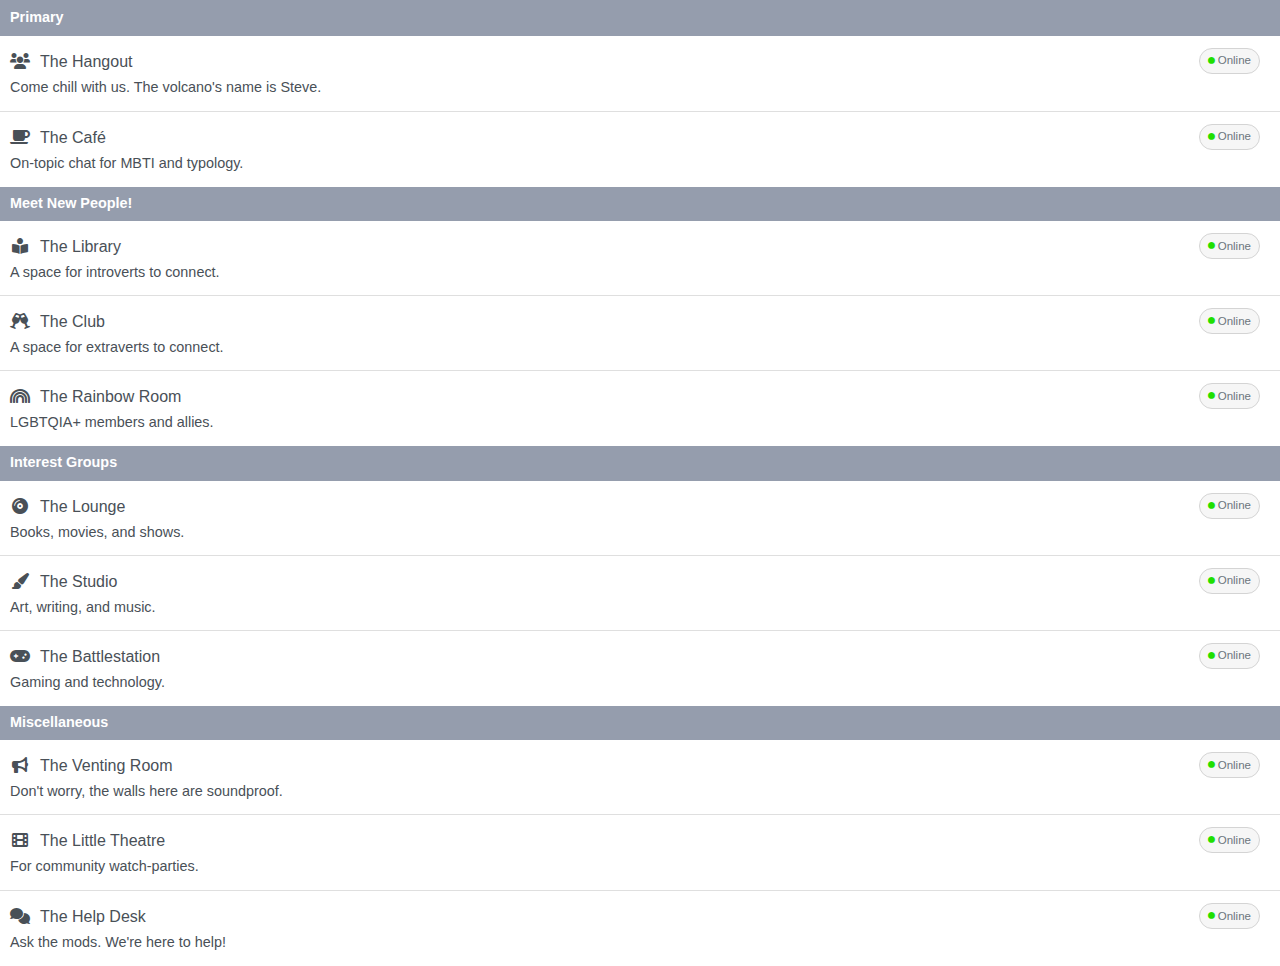
<file: chats.html>
<!DOCTYPE html>
<html lang="en">
  <head>
    <meta charset="UTF-8">
    <meta name="viewport" content="width=device-width, initial-scale=1.0, user-scalable=no">
    <meta http-equiv="X-UA-Compatible">
    <meta name="description" content="">
    <meta name="author" content="">
    <link rel="stylesheet" href="https://cdn.jsdelivr.net/npm/bootstrap@4.3.1/dist/css/bootstrap.min.css" integrity="sha384-ggOyR0iXCbMQv3Xipma34MD+dH/1fQ784/j6cY/iJTQUOhcWr7x9JvoRxT2MZw1T" crossorigin="anonymous">
    <link rel="stylesheet" href="https://cdnjs.cloudflare.com/ajax/libs/font-awesome/6.0.0/css/all.min.css" integrity="sha512-9usAa10IRO0HhonpyAIVpjrylPvoDwiPUiKdWk5t3PyolY1cOd4DSE0Ga+ri4AuTroPR5aQvXU9xC6qOPnzFeg==" crossorigin="anonymous" referrerpolicy="no-referrer" />
    <link rel="stylesheet" href="styles.css"/>
    <script src="https://ajax.googleapis.com/ajax/libs/jquery/3.6.0/jquery.min.js"></script>
    <script src="chatscripts.js"></script>
  </head>
  <body>
    <div id="loading-overlay"></div>
    <div class="loader">
      <div class="snippet" data-title=".dot-flashing">
        <div class="stage">
          <div class="dot-flashing"></div>
        </div>
      </div>
    </div>
    <p class="native-header">Primary</p>
    <div class="list-group-flush">
      <a href="http://aminoapps.com/p/h3chpb" class="list-group-item list-group-item-action flex-column align-items-start border-top-0">
        <div class="d-flex w-100 justify-content-between">
          <h6 class="mb-1"><i class="title-icon fas fa-users fa-fw"></i>The Hangout</h6>
          <small class="online text-muted"><i class="fas fa-circle"></i>Online</small>
        </div>
        <p class="mb-1">Come chill with us. The volcano's name is Steve.</p>
      </a>
      <a href="http://aminoapps.com/p/g12fqo" class="list-group-item list-group-item-action flex-column align-items-start border-bottom-0">
        <div class="d-flex w-100 justify-content-between">
          <h6 class="mb-1"><i class="title-icon fas fa-coffee fa-fw"></i>The Caf&eacute;</h6>
          <small class="online text-muted"><i class="fas fa-circle"></i>Online</small>
        </div>
        <p class="mb-1">On-topic chat for MBTI and typology.</p>
      </a>
    </div>
    <p class="native-header">Meet New People!</p>
    <div class="list-group-flush">
        <a href="http://aminoapps.com/p/vh4u0a" class="list-group-item list-group-item-action flex-column align-items-start border-top-0 border-bottom-0">
          <div class="d-flex w-100 justify-content-between">
            <h6 class="mb-1"><i class="title-icon fas fa-book-open-reader fa-fw"></i>The Library</h6>
            <small class="online text-muted"><i class="fas fa-circle"></i>Online</small>
          </div>
          <p class="mb-1">A space for introverts to connect.</p>
        </a>
        <a href="http://aminoapps.com/p/wro5lq" class="list-group-item list-group-item-action flex-column align-items-start border-bottom-0">
          <div class="d-flex w-100 justify-content-between">
            <h6 class="mb-1"><i class="title-icon fas fa-champagne-glasses fa-fw"></i>The Club</h6>
            <small class="online text-muted"><i class="fas fa-circle"></i>Online</small>
          </div>
          <p class="mb-1">A space for extraverts to connect.</p>
        </a>
        <a href="http://aminoapps.com/p/tu9gzbw" class="list-group-item list-group-item-action flex-column align-items-start border-bottom-0">
          <div class="d-flex w-100 justify-content-between">
            <h6 class="mb-1"><i class="title-icon fas fa-rainbow fa-fw"></i>The Rainbow Room</h6>
            <small class="online text-muted"><i class="fas fa-circle"></i>Online</small>
          </div>
          <p class="mb-1">LGBTQIA+ members and allies.</p>
        </a>
      </div>
      <p class="native-header">Interest Groups</p>
      <div class="list-group-flush">
        <a href="http://aminoapps.com/p/o8sxj9" class="list-group-item list-group-item-action flex-column align-items-start border-top-0 border-bottom-0">
          <div class="d-flex w-100 justify-content-between">
            <h6 class="mb-1"><i class="title-icon fas fa-compact-disc fa-fw"></i>The Lounge</h6>
            <small class="online text-muted"><i class="fas fa-circle"></i>Online</small>
          </div>
          <p class="mb-1">Books, movies, and shows.</p>
        </a>
        <a href="http://aminoapps.com/p/1hb65l" class="list-group-item list-group-item-action flex-column align-items-start border-bottom-0">
          <div class="d-flex w-100 justify-content-between">
            <h6 class="mb-1"><i class="title-icon fas fa-paintbrush fa-fw"></i>The Studio</h6>
            <small class="online text-muted"><i class="fas fa-circle"></i>Online</small>
          </div>
          <p class="mb-1">Art, writing, and music.</p>
        </a>
        <a href="http://aminoapps.com/p/mkx9gzx" class="list-group-item list-group-item-action flex-column align-items-start border-bottom-0">
          <div class="d-flex w-100 justify-content-between">
            <h6 class="mb-1"><i class="title-icon fas fa-gamepad fa-fw"></i>The Battlestation</h6>
            <small class="online text-muted"><i class="fas fa-circle"></i>Online</small>
          </div>
          <p class="mb-1">Gaming and technology.</p>
        </a>
      </div>
      <p class="native-header">Miscellaneous</p>
        <div class="list-group-flush">
          <a href="http://aminoapps.com/p/3ww8wf" class="list-group-item list-group-item-action flex-column align-items-start border-top-0 border-bottom-0">
            <div class="d-flex w-100 justify-content-between">
              <h6 class="mb-1"><i class="title-icon fas fa-bullhorn fa-fw"></i>The Venting Room</h6>
              <small class="online text-muted"><i class="fas fa-circle"></i>Online</small>
            </div>
            <p class="mb-1">Don't worry, the walls here are soundproof.</p>
          </a>
          <a href="http://aminoapps.com/p/4v2joc" class="list-group-item list-group-item-action flex-column align-items-start">
            <div class="d-flex w-100 justify-content-between">
              <h6 class="mb-1"><i class="title-icon fas fa-film fa-fw"></i>The Little Theatre</h6>
              <small class="online text-muted"><i class="fas fa-circle"></i>Online</small>
            </div>
            <p class="mb-1">For community watch-parties.</p>
          </a>
          <a href="http://aminoapps.com/p/9kvhccy" class="list-group-item list-group-item-action flex-column align-items-start border-bottom-0">
            <div class="d-flex w-100 justify-content-between">
              <h6 class="mb-1"><i class="title-icon fas fa-comments fa-fw"></i>The Help Desk</h6>
              <small class="online text-muted"><i class="fas fa-circle"></i>Online</small>
            </div>
            <p class="mb-1">Ask the mods. We're here to help!</p>
          </a>
        </div>
    </div>
  </body>
</html>
</file>
<file: styles.css>
html, body {
    max-width: 100%;
    overflow-x: hidden;
}

body {
    font-size: 0.9rem !important;
    color: rgb(31, 31, 31);
}

.mb-1 {
  line-height: 1rem;
  margin-top: 5px;
}

.online {
  background-color: #f6f6f6;
  border: 1px solid #d4d4d4;
  border-radius: 20px;
  display: flex;
  align-items: center;
  padding: 2px 8px 2px 8px;
}

.small-go-to-button {
  background-color: #d546ff;
  border-radius: 3px;
  display: inline-flex;
  align-items: center;
  padding: 2px 4px 2px 4px;
  color: white;
  font-size: 0.75rem;
  margin-left: 5px;
}

.quick-access-bar {
  margin: 5px;
  text-align: center;
}

.quick-access-option {
  padding: 5px 5px 5px 5px;
}

.quick-access-option .btn {
  width: 100%;
  height:100%;
}

.quick-access-option .fas {
  display: block;
  padding-bottom: 10px;
  padding-top: 10px;
  font-size: 1.1rem;
}
.fa-circle {
  line-height: 0;
  font-size: 60%;
  padding-right: 3px;
  color: #21df00;
}

.title-icon {
  margin-right: 10px;
}

.list-group-item {
    padding-left: 10px;
}

.btn {
    font-size: 0.9rem;
}
.btn-dark {
    border: 1px solid  #959DAD;
    background-color: #959DAD;
}

.btn-outline {
    border: #959DAD
}

.btn:focus {
  outline: none;
  box-shadow: none;
}

.native-header {
    background-color: #959DAD;
    color: white;
    padding: 7px 0px 7px 10px;
    font-size: 0.9rem;
    font-weight: 600;
    margin-block-end: 0px;
}

.iframe-container {
    transform: scale(0.8) translate(-10%, 0px);
    width: 200%;
}

.dot-flashing {
    position: relative;
    width: 10px;
    height: 10px;
    border-radius: 5px;
    background-color: #3a3a3a;
    color: #3a3a3a;
    animation: dotFlashing 1s infinite linear alternate;
    animation-delay: .5s;
  }
  
  .dot-flashing::before, .dot-flashing::after {
    content: '';
    display: inline-block;
    position: absolute;
    top: 0;
  }
  
  .dot-flashing::before {
    left: -15px;
    width: 10px;
    height: 10px;
    border-radius: 5px;
    background-color: #3a3a3a;
    color: #3a3a3a;
    animation: dotFlashing 1s infinite alternate;
    animation-delay: 0s;
  }
  
  .dot-flashing::after {
    left: 15px;
    width: 10px;
    height: 10px;
    border-radius: 5px;
    background-color: #3a3a3a;
    color: #3a3a3a;
    animation: dotFlashing 1s infinite alternate;
    animation-delay: 1s;
  }
  
  @keyframes dotFlashing {
    0% {
      background-color: #3a3a3a;
    }
    50%,
    100% {
      background-color: #d6d6d6;
    }
  }

  #loading-overlay {
    width: 100%;
    height: 100%;
    position: fixed;
    z-index: 7100;
    background: #fff;
    top: 0;
    left: 0;
    right: 0;
    bottom: 0;
  }
  
  .loader {
    z-index: 7700;
    position: fixed;
    top: 50%;
    left: 50%;
    -webkit-transform: translate(-50%, -50%);
    -ms-transform: translate(-50%, -50%);
    transform: translate(-50%, -50%);
  }
</file>
